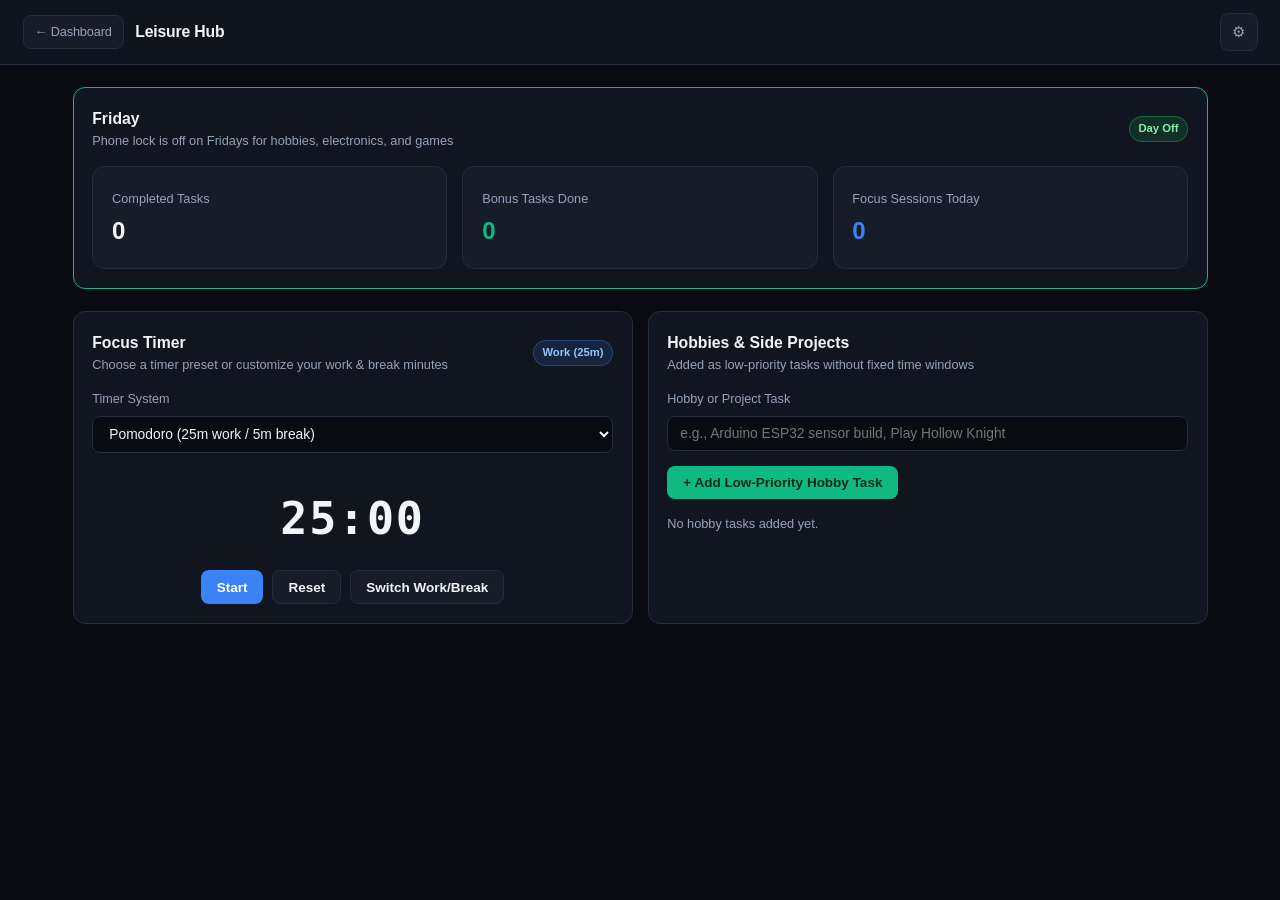
<file: leisure.html>
<!DOCTYPE html>
<html lang="en">
<head>
  <meta charset="UTF-8">
  <meta name="viewport" content="width=device-width, initial-scale=1.0">
  <title>MazenOS — Leisure Hub</title>
  <link rel="stylesheet" href="shared.css">
</head>
<body>
  <header class="os-header">
    <div class="os-brand">
      <a href="index.html" class="os-back-link">&larr; Dashboard</a>
      <span>Leisure Hub</span>
    </div>
    <div class="os-header-meta">
      <a href="settings.html?from=leisure" class="gear-link" title="Settings" aria-label="Settings">&#9881;</a>
    </div>
  </header>

  <main class="os-container">
    <div class="card" style="margin-bottom:1.5rem;border-color:var(--accent-jade);">
      <div class="card-header">
        <div>
          <h1 class="card-title">Friday</h1>
          <p class="card-subtitle">Phone lock is off on Fridays for hobbies, electronics, and games</p>
        </div>
        <span class="badge badge-success" id="fridayProtectionBadge">Day Off</span>
      </div>
      <div class="form-row" style="margin-top:1rem;">
        <div class="card" style="background:var(--bg-elevated);">
          <span class="card-subtitle">Completed Tasks</span>
          <div style="font-size:1.6rem;font-weight:700;margin-top:0.2rem;" id="velocityCompletedCount">0</div>
        </div>
        <div class="card" style="background:var(--bg-elevated);">
          <span class="card-subtitle">Bonus Tasks Done</span>
          <div style="font-size:1.6rem;font-weight:700;margin-top:0.2rem;color:var(--accent-jade);" id="velocityBonusCount">0</div>
        </div>
        <div class="card" style="background:var(--bg-elevated);">
          <span class="card-subtitle">Focus Sessions Today</span>
          <div style="font-size:1.6rem;font-weight:700;margin-top:0.2rem;color:var(--accent-ari);" id="velocityFocusSessions">0</div>
        </div>
      </div>
    </div>

    <div class="form-row">
      <!-- Configurable Focus Timer (Pomodoro & Multiple Systems) -->
      <div class="card">
        <div class="card-header">
          <div>
            <h2 class="card-title">Focus Timer</h2>
            <p class="card-subtitle">Choose a timer preset or customize your work &amp; break minutes</p>
          </div>
          <span class="badge badge-p3" id="leisureTimerPhaseBadge">Work</span>
        </div>

        <div class="form-group">
          <label for="timerPresetSelect">Timer System</label>
          <select id="timerPresetSelect">
            <option value="25,5">Pomodoro (25m work / 5m break)</option>
            <option value="50,10">Extended Pomodoro (50m work / 10m break)</option>
            <option value="52,17">52 / 17 Method (52m work / 17m break)</option>
            <option value="90,20">Deep Work Block (90m work / 20m break)</option>
            <option value="custom">Custom Durations</option>
          </select>
        </div>

        <div class="form-row" id="customTimerInputsRow" style="display:none;">
          <div class="form-group">
            <label for="customWorkMins">Work (Minutes)</label>
            <input type="number" id="customWorkMins" min="1" max="180" value="25">
          </div>
          <div class="form-group">
            <label for="customBreakMins">Break (Minutes)</label>
            <input type="number" id="customBreakMins" min="1" max="60" value="5">
          </div>
        </div>

        <div style="text-align:center;padding:1.1rem 0;">
          <div id="leisureTimerDisplay" style="font-family:var(--font-mono);font-size:3rem;font-weight:700;letter-spacing:0.04em;">25:00</div>
        </div>

        <div style="display:flex;gap:0.6rem;justify-content:center;flex-wrap:wrap;">
          <button type="button" class="btn btn-primary" id="leisureTimerStartBtn">Start</button>
          <button type="button" class="btn btn-secondary" id="leisureTimerResetBtn">Reset</button>
          <button type="button" class="btn btn-secondary" id="leisureTimerSkipBtn">Switch Work/Break</button>
        </div>
      </div>

      <!-- Hobbies as Lower-Priority Tasks (No Time Windows) -->
      <div class="card">
        <div class="card-header">
          <div>
            <h2 class="card-title">Hobbies &amp; Side Projects</h2>
            <p class="card-subtitle">Added as low-priority tasks without fixed time windows</p>
          </div>
        </div>
        <form id="hobbySlotForm">
          <div class="form-group">
            <label for="hobbyTitleInput">Hobby or Project Task</label>
            <input type="text" id="hobbyTitleInput" placeholder="e.g., Arduino ESP32 sensor build, Play Hollow Knight" required>
          </div>
          <button type="submit" class="btn btn-jade">+ Add Low-Priority Hobby Task</button>
        </form>
        <div id="hobbySlotsList" style="margin-top:1rem;"></div>
      </div>
    </div>
  </main>

  <div class="toast-container" id="toastContainer"></div>
  <script type="module" src="leisure.js"></script>
</body>
</html>
</file>
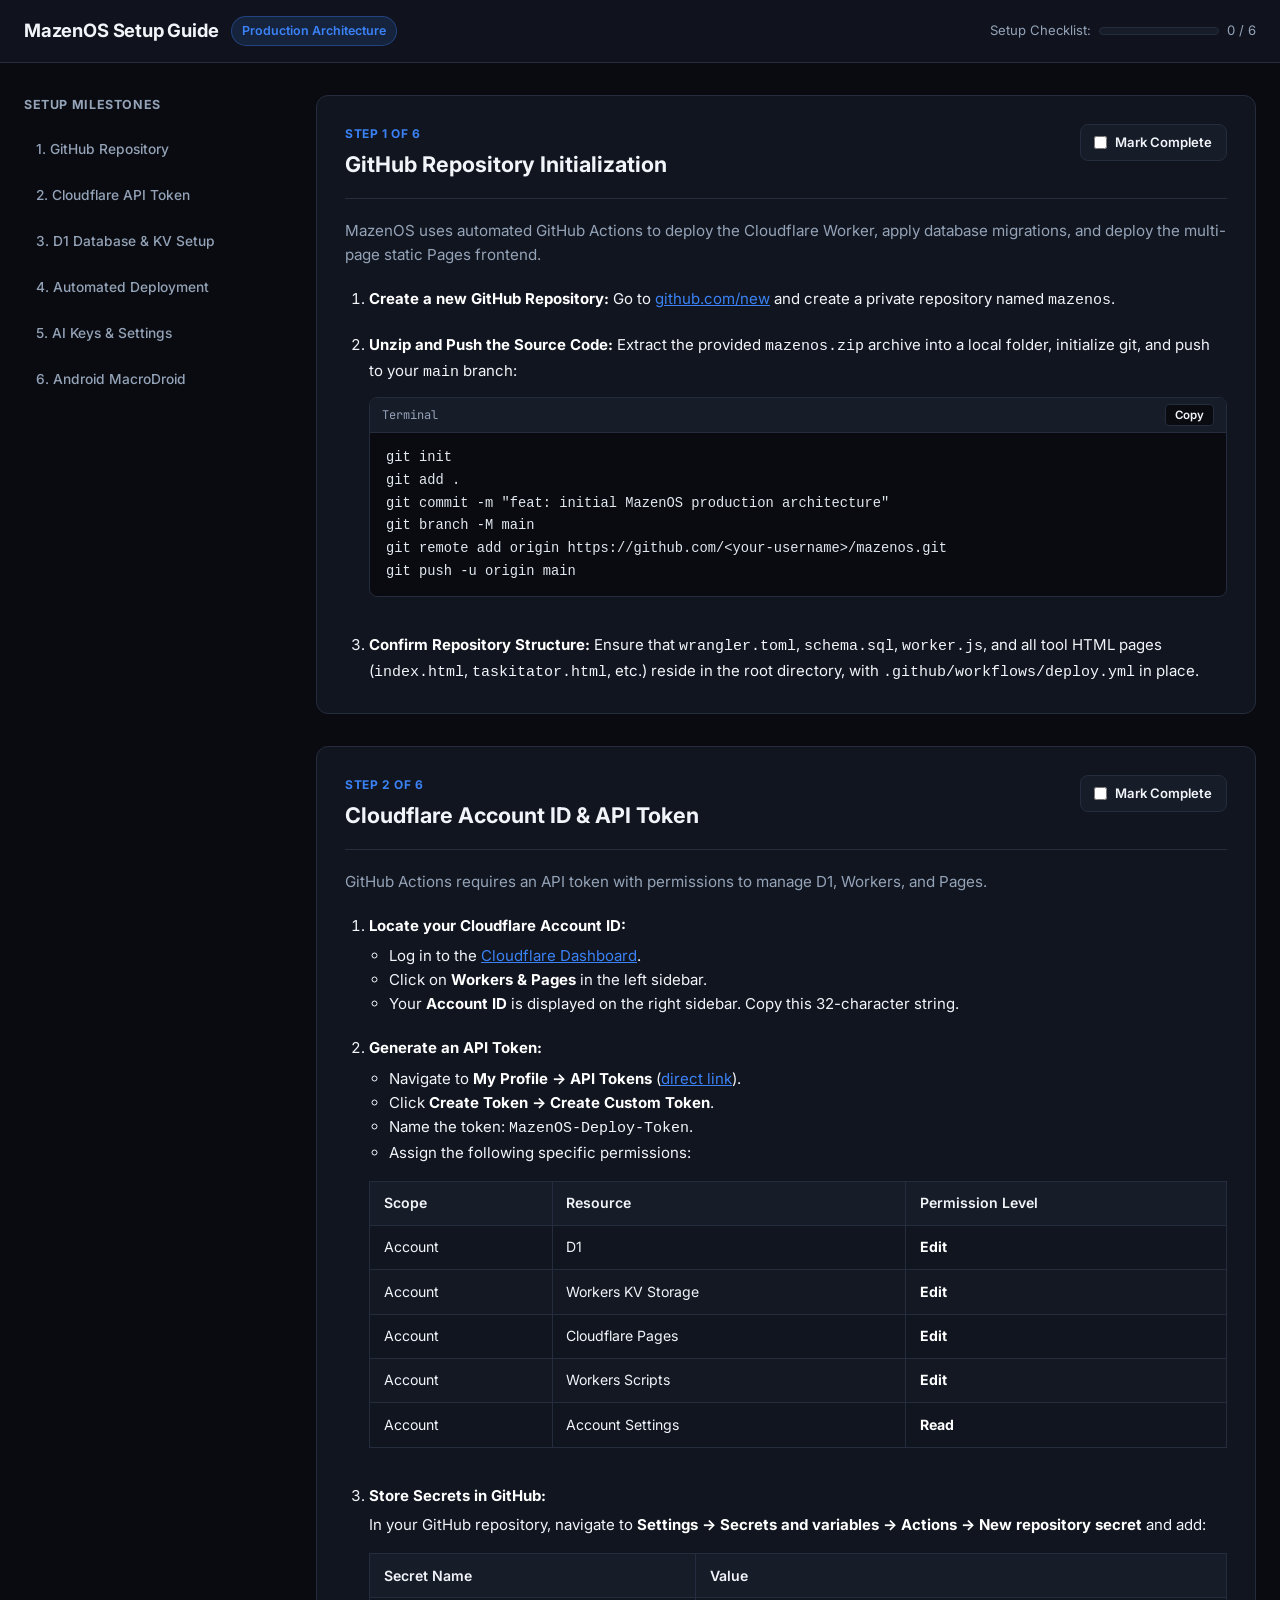
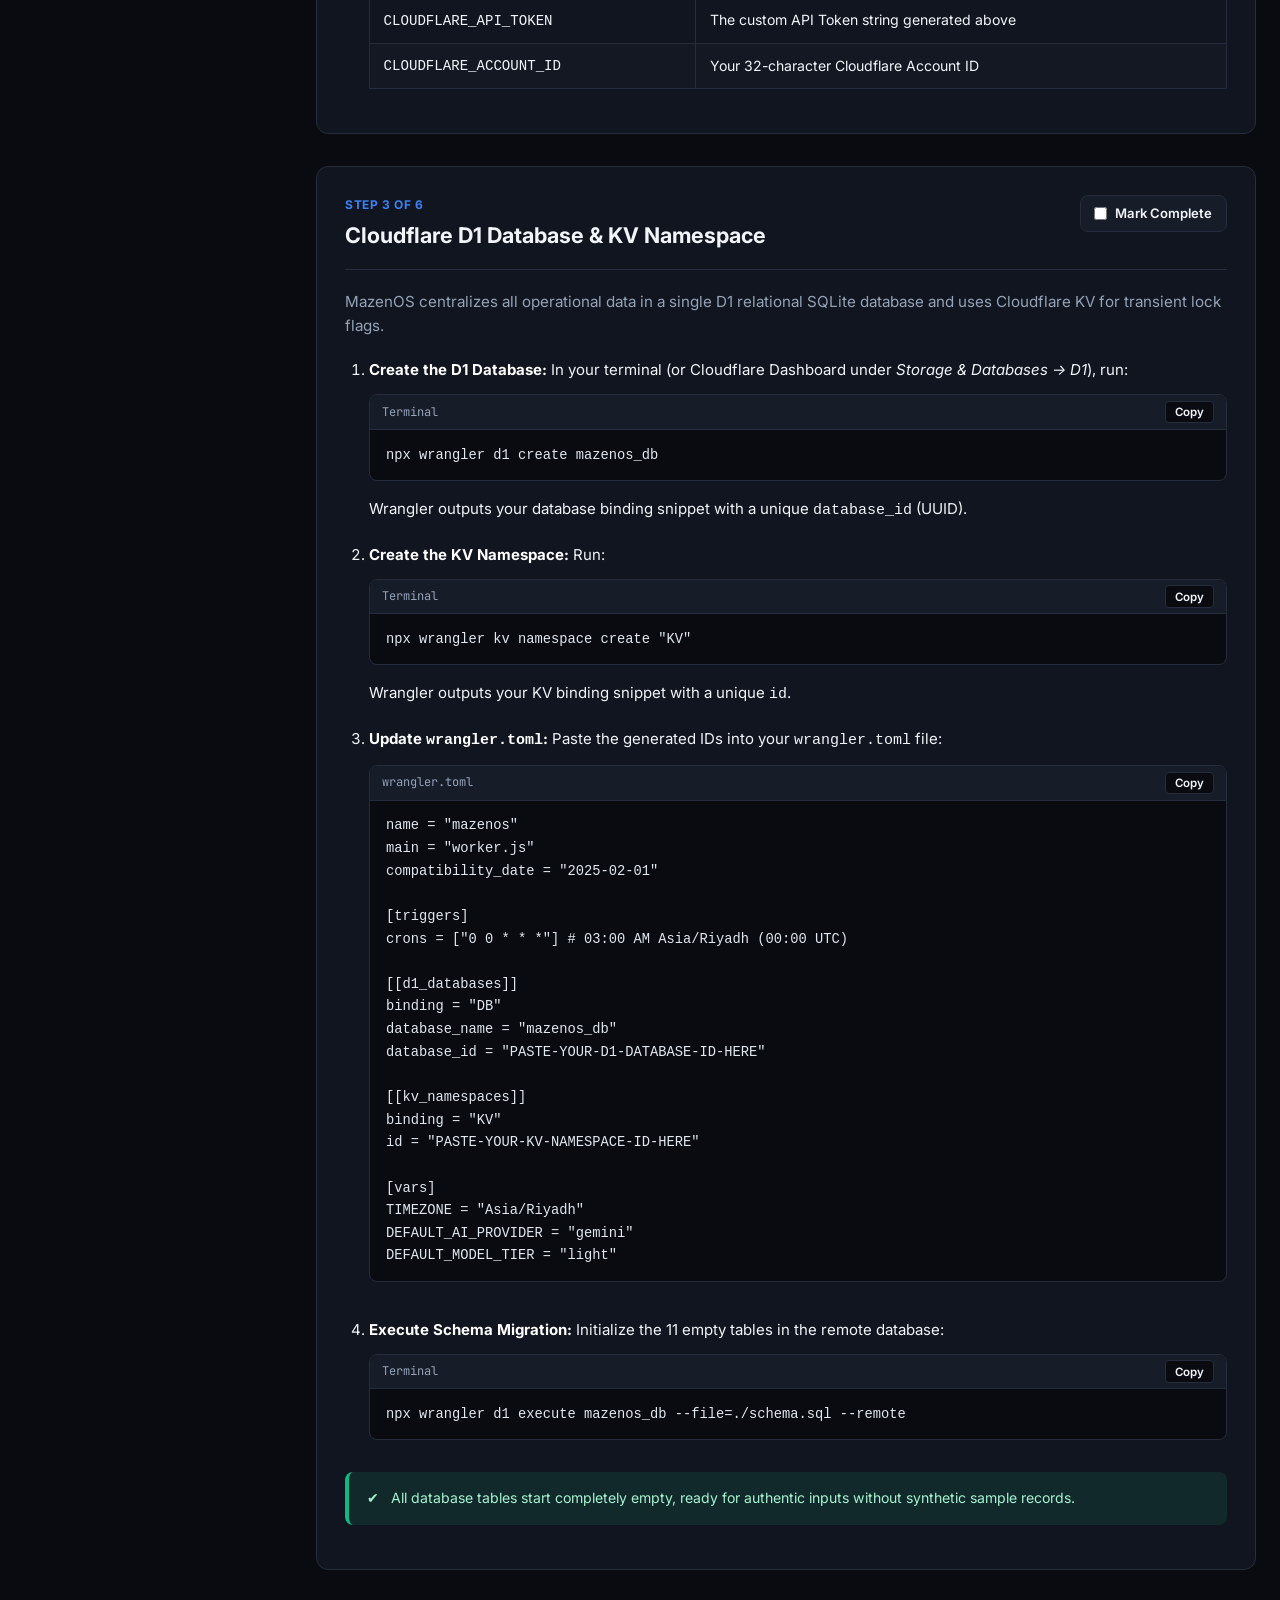
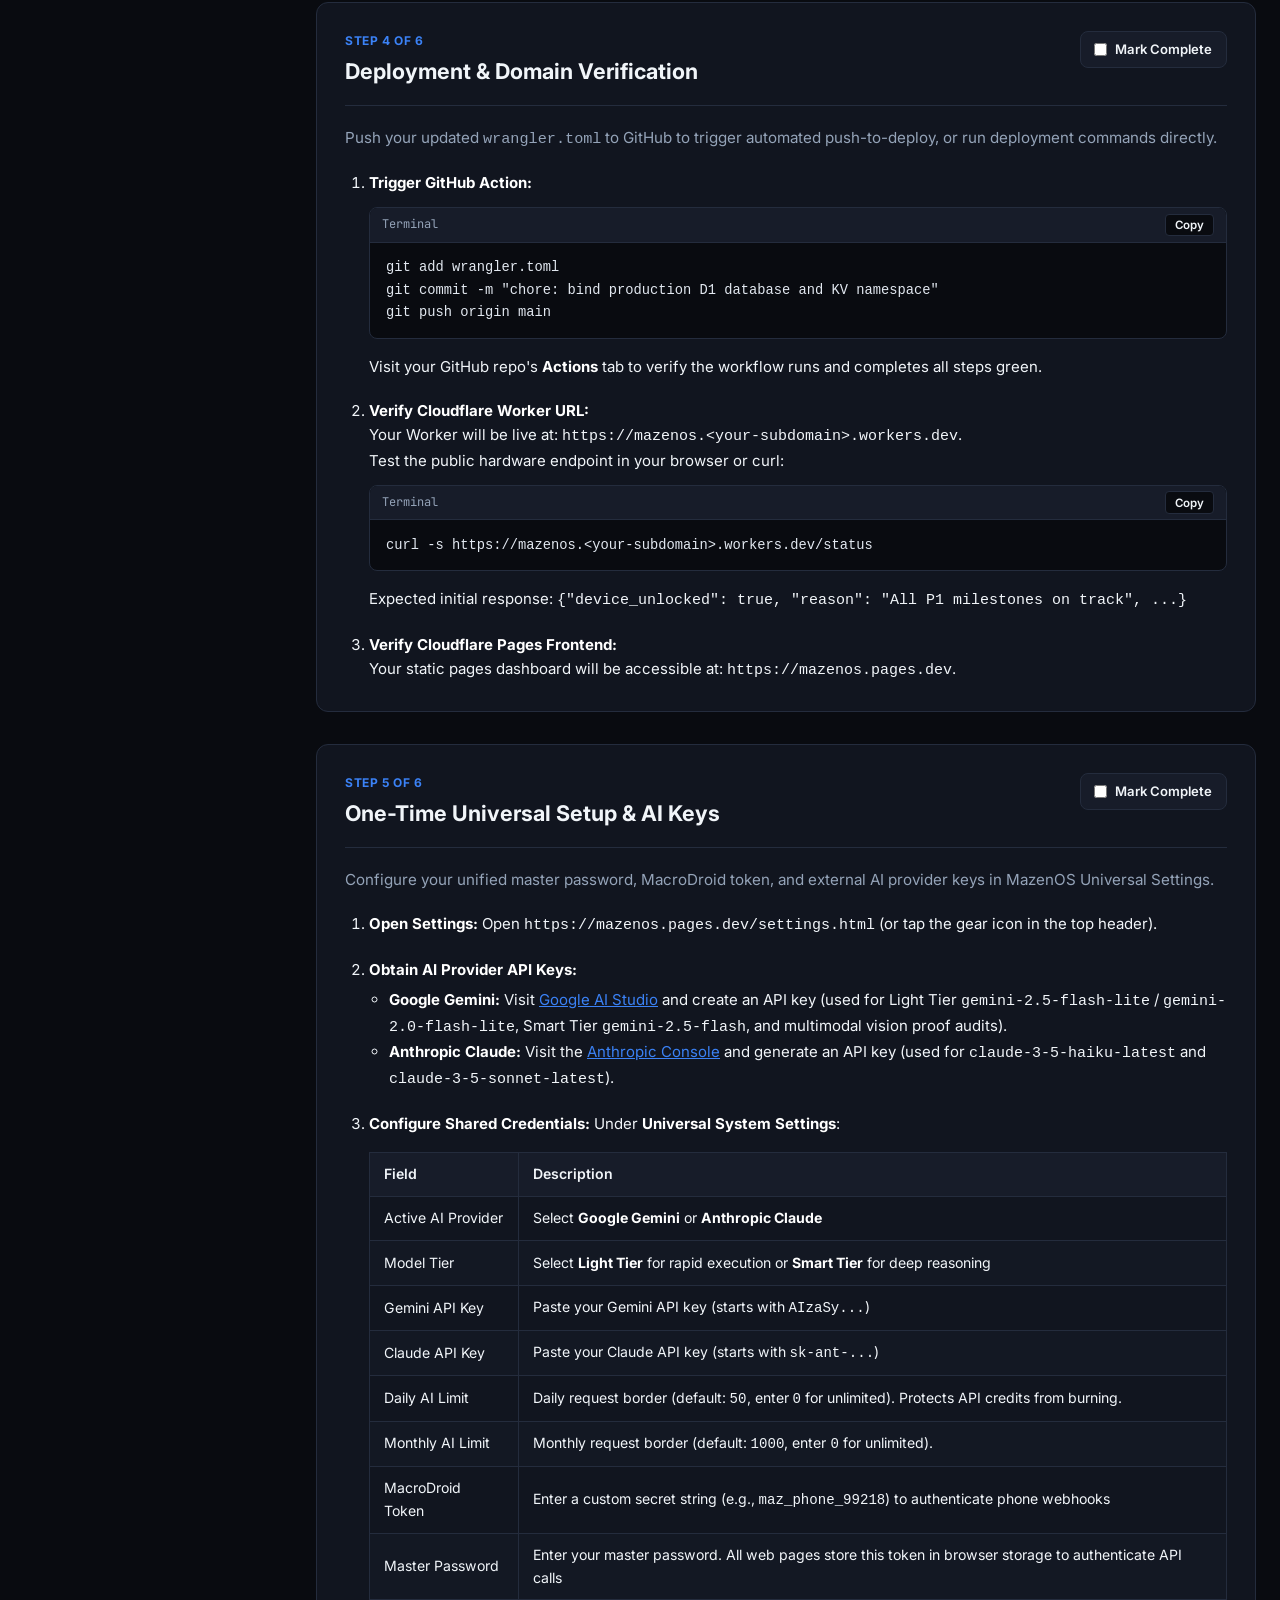
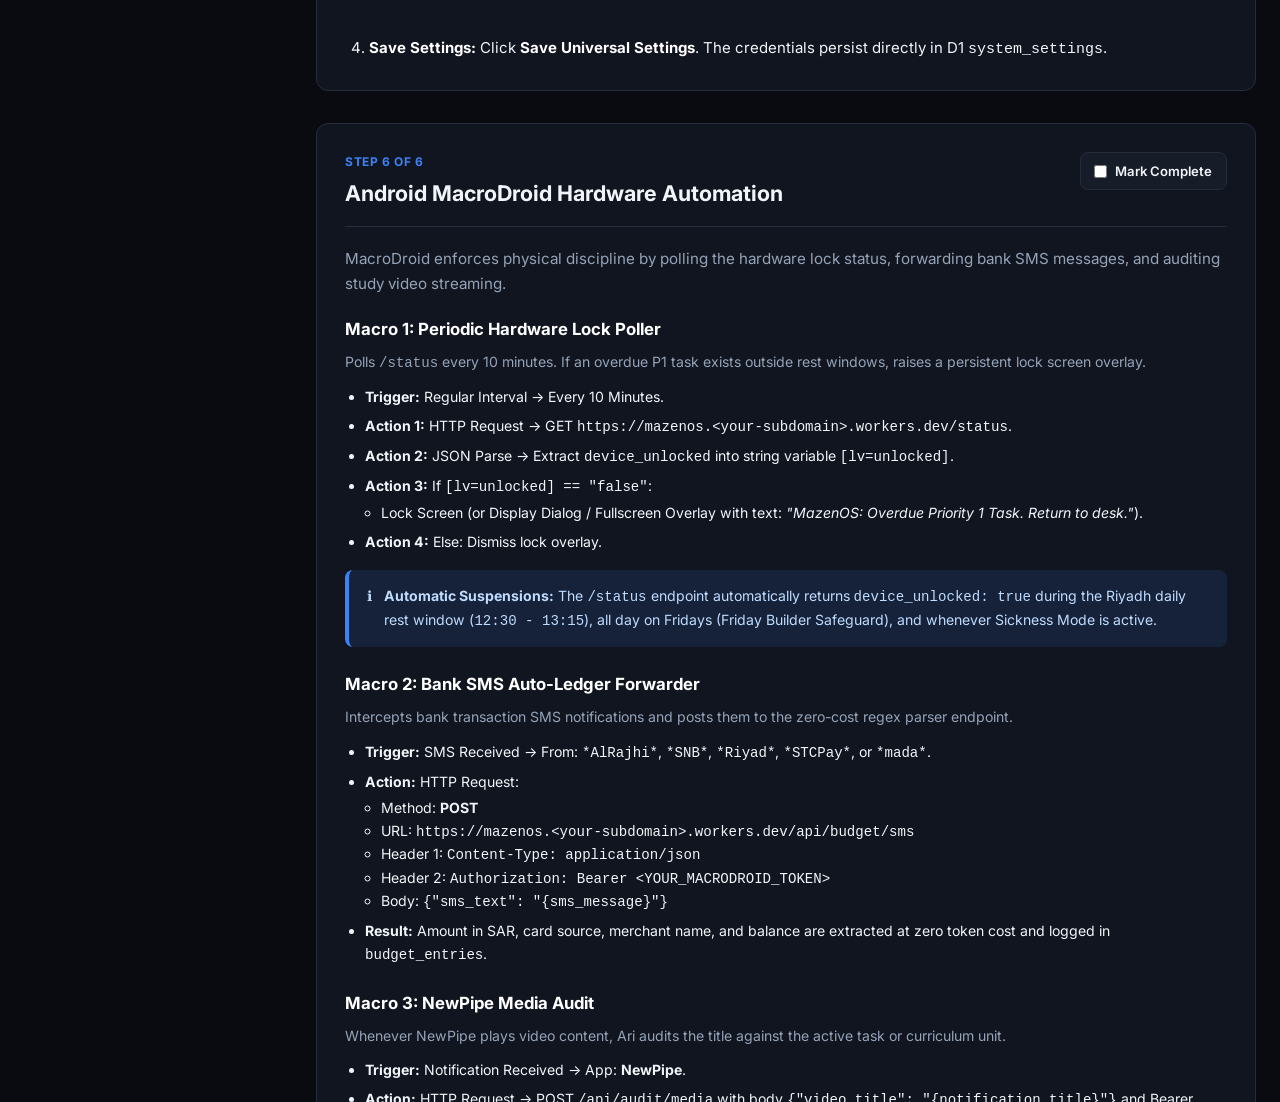
<file: setup_guide.html>
<!DOCTYPE html>
<html lang="en">
<head>
  <meta charset="UTF-8">
  <meta name="viewport" content="width=device-width, initial-scale=1.0">
  <title>MazenOS — Production Deployment & Manual Setup Guide</title>
  <link rel="preconnect" href="https://fonts.googleapis.com">
  <link rel="preconnect" href="https://fonts.gstatic.com" crossorigin>
  <link href="https://fonts.googleapis.com/css2?family=Inter:wght@400;500;600;700&family=JetBrains+Mono:wght@400;500;600&display=swap" rel="stylesheet">
  <style>
    :root {
      --bg-base: #090b10;
      --bg-card: #11151f;
      --bg-elevated: #171c29;
      --bg-hover: #1e2536;
      --border-subtle: #242c3d;
      --border-focus: #3b82f6;
      --text-main: #f1f5f9;
      --text-muted: #94a3b8;
      --accent-blue: #3b82f6;
      --accent-green: #10b981;
      --accent-amber: #f59e0b;
      --accent-red: #ef4444;
      --accent-purple: #a855f7;
      --radius-sm: 8px;
      --radius-md: 12px;
      --radius-lg: 16px;
      --font-sans: 'Inter', -apple-system, BlinkMacSystemFont, sans-serif;
      --font-mono: 'JetBrains Mono', monospace;
    }

    *, *::before, *::after { box-sizing: border-box; margin: 0; padding: 0; }

    body {
      background-color: var(--bg-base);
      color: var(--text-main);
      font-family: var(--font-sans);
      font-size: 15px;
      line-height: 1.6;
      min-height: 100vh;
      display: flex;
      flex-direction: column;
    }

    /* Top Sticky Header */
    header {
      position: sticky;
      top: 0;
      z-index: 50;
      background: rgba(17, 21, 31, 0.94);
      backdrop-filter: blur(12px);
      border-bottom: 1px solid var(--border-subtle);
      padding: 1rem 1.5rem;
      display: flex;
      align-items: center;
      justify-content: space-between;
      gap: 1rem;
    }

    .brand-group {
      display: flex;
      align-items: center;
      gap: 0.75rem;
    }

    .brand-title {
      font-size: 1.15rem;
      font-weight: 700;
      letter-spacing: -0.01em;
      color: var(--text-main);
    }

    .pill-badge {
      font-size: 0.78rem;
      font-weight: 600;
      padding: 0.25rem 0.65rem;
      border-radius: 999px;
      background: rgba(59, 130, 246, 0.15);
      color: var(--accent-blue);
      border: 1px solid rgba(59, 130, 246, 0.35);
    }

    .header-actions {
      display: flex;
      align-items: center;
      gap: 0.75rem;
    }

    .progress-bar-wrap {
      display: flex;
      align-items: center;
      gap: 0.5rem;
      font-size: 0.82rem;
      color: var(--text-muted);
    }

    .progress-track {
      width: 120px;
      height: 8px;
      background: var(--bg-elevated);
      border-radius: 999px;
      overflow: hidden;
      border: 1px solid var(--border-subtle);
    }

    .progress-fill {
      height: 100%;
      width: 0%;
      background: var(--accent-green);
      transition: width 0.3s ease;
    }

    /* Split Guide Layout */
    .guide-layout {
      display: grid;
      grid-template-columns: 260px 1fr;
      gap: 2rem;
      max-width: 1300px;
      margin: 0 auto;
      padding: 2rem 1.5rem;
      flex: 1;
      width: 100%;
    }

    @media (max-width: 900px) {
      .guide-layout { grid-template-columns: 1fr; }
      nav.toc-sidebar { display: none; }
    }

    /* Sidebar Table of Contents */
    nav.toc-sidebar {
      position: sticky;
      top: 5rem;
      height: calc(100vh - 7rem);
      overflow-y: auto;
      display: flex;
      flex-direction: column;
      gap: 0.4rem;
      padding-right: 0.5rem;
    }

    .toc-title {
      font-size: 0.78rem;
      font-weight: 700;
      text-transform: uppercase;
      letter-spacing: 0.05em;
      color: var(--text-muted);
      margin-bottom: 0.5rem;
    }

    .toc-link {
      display: flex;
      align-items: center;
      justify-content: space-between;
      padding: 0.55rem 0.75rem;
      border-radius: var(--radius-sm);
      color: var(--text-muted);
      text-decoration: none;
      font-size: 0.86rem;
      font-weight: 500;
      transition: all 0.15s ease;
      cursor: pointer;
    }

    .toc-link:hover, .toc-link.active {
      background: var(--bg-card);
      color: var(--text-main);
      border-left: 3px solid var(--accent-blue);
    }

    /* Main Content Sections */
    .guide-main {
      display: flex;
      flex-direction: column;
      gap: 2rem;
    }

    .guide-card {
      background: var(--bg-card);
      border: 1px solid var(--border-subtle);
      border-radius: var(--radius-md);
      padding: 1.75rem;
    }

    .section-head {
      display: flex;
      align-items: flex-start;
      justify-content: space-between;
      gap: 1rem;
      margin-bottom: 1.25rem;
      border-bottom: 1px solid var(--border-subtle);
      padding-bottom: 1rem;
    }

    .section-step {
      font-size: 0.75rem;
      font-weight: 700;
      text-transform: uppercase;
      letter-spacing: 0.05em;
      color: var(--accent-blue);
      margin-bottom: 0.25rem;
    }

    .section-title {
      font-size: 1.35rem;
      font-weight: 700;
      color: var(--text-main);
    }

    .checklist-toggle {
      display: flex;
      align-items: center;
      gap: 0.5rem;
      background: var(--bg-elevated);
      padding: 0.45rem 0.85rem;
      border-radius: var(--radius-sm);
      border: 1px solid var(--border-subtle);
      cursor: pointer;
      font-size: 0.82rem;
      font-weight: 600;
      user-select: none;
    }

    .checklist-toggle input { cursor: pointer; }

    p.lead-desc {
      color: var(--text-muted);
      margin-bottom: 1.25rem;
      font-size: 0.95rem;
    }

    ol.step-list {
      display: flex;
      flex-direction: column;
      gap: 1.25rem;
      padding-left: 1.5rem;
    }

    ol.step-list li {
      color: var(--text-main);
      line-height: 1.6;
    }

    ol.step-list strong {
      color: #fff;
    }

    /* Code Blocks with Copy Button */
    .code-container {
      position: relative;
      margin: 0.75rem 0 1rem 0;
      background: var(--bg-base);
      border: 1px solid var(--border-subtle);
      border-radius: var(--radius-sm);
      overflow: hidden;
    }

    .code-bar {
      display: flex;
      align-items: center;
      justify-content: space-between;
      padding: 0.35rem 0.75rem;
      background: var(--bg-elevated);
      border-bottom: 1px solid var(--border-subtle);
      font-size: 0.75rem;
      color: var(--text-muted);
      font-family: var(--font-mono);
    }

    .copy-btn {
      background: var(--bg-base);
      border: 1px solid var(--border-subtle);
      border-radius: 4px;
      color: var(--text-main);
      font-size: 0.72rem;
      font-family: var(--font-sans);
      font-weight: 600;
      padding: 0.2rem 0.55rem;
      cursor: pointer;
      transition: all 0.15s ease;
    }

    .copy-btn:hover {
      border-color: var(--border-focus);
      background: var(--bg-hover);
    }

    pre {
      padding: 0.85rem 1rem;
      overflow-x: auto;
      font-family: var(--font-mono);
      font-size: 0.86rem;
      color: #e2e8f0;
      line-height: 1.5;
    }

    /* Table Component */
    .config-table {
      width: 100%;
      border-collapse: collapse;
      margin: 1rem 0;
      font-size: 0.88rem;
    }

    .config-table th, .config-table td {
      padding: 0.65rem 0.85rem;
      text-align: left;
      border: 1px solid var(--border-subtle);
    }

    .config-table th {
      background: var(--bg-elevated);
      color: var(--text-main);
      font-weight: 600;
    }

    .config-table tr:nth-child(even) {
      background: rgba(23, 28, 41, 0.4);
    }

    /* Callout Note Boxes */
    .callout {
      display: flex;
      gap: 0.75rem;
      padding: 0.95rem 1.15rem;
      border-radius: var(--radius-sm);
      margin: 1rem 0;
      font-size: 0.88rem;
    }

    .callout-info {
      background: rgba(59, 130, 246, 0.12);
      border-left: 4px solid var(--accent-blue);
      color: #bfdbfe;
    }

    .callout-warning {
      background: rgba(245, 158, 11, 0.12);
      border-left: 4px solid var(--accent-amber);
      color: #fde68a;
    }

    .callout-success {
      background: rgba(16, 185, 129, 0.12);
      border-left: 4px solid var(--accent-green);
      color: #a7f3d0;
    }

    /* Toast */
    .toast-box {
      position: fixed;
      bottom: 1.5rem;
      right: 1.5rem;
      background: var(--bg-elevated);
      border: 1px solid var(--accent-blue);
      color: var(--text-main);
      padding: 0.75rem 1.25rem;
      border-radius: var(--radius-sm);
      font-size: 0.88rem;
      box-shadow: 0 10px 25px rgba(0,0,0,0.5);
      display: none;
      z-index: 100;
    }
  </style>
</head>
<body>

  <header>
    <div class="brand-group">
      <span class="brand-title">MazenOS Setup Guide</span>
      <span class="pill-badge">Production Architecture</span>
    </div>
    <div class="header-actions">
      <div class="progress-bar-wrap">
        <span>Setup Checklist:</span>
        <div class="progress-track"><div id="progressFill" class="progress-fill"></div></div>
        <span id="progressText">0 / 6</span>
      </div>
    </div>
  </header>

  <div class="guide-layout">
    <!-- Sidebar Navigation -->
    <nav class="toc-sidebar" aria-label="Table of Contents">
      <div class="toc-title">Setup Milestones</div>
      <a class="toc-link" data-target="sec-github">1. GitHub Repository</a>
      <a class="toc-link" data-target="sec-cloudflare-keys">2. Cloudflare API Token</a>
      <a class="toc-link" data-target="sec-d1-kv">3. D1 Database &amp; KV Setup</a>
      <a class="toc-link" data-target="sec-deploy">4. Automated Deployment</a>
      <a class="toc-link" data-target="sec-ai-keys">5. AI Keys &amp; Settings</a>
      <a class="toc-link" data-target="sec-macrodroid">6. Android MacroDroid</a>
    </nav>

    <!-- Main Guide Content -->
    <main class="guide-main">

      <!-- SECTION 1: GITHUB SETUP -->
      <section class="guide-card" id="sec-github">
        <div class="section-head">
          <div>
            <div class="section-step">Step 1 of 6</div>
            <h2 class="section-title">GitHub Repository Initialization</h2>
          </div>
          <label class="checklist-toggle">
            <input type="checkbox" class="step-check" data-step="1">
            <span>Mark Complete</span>
          </label>
        </div>
        <p class="lead-desc">
          MazenOS uses automated GitHub Actions to deploy the Cloudflare Worker, apply database migrations, and deploy the multi-page static Pages frontend.
        </p>
        <ol class="step-list">
          <li>
            <strong>Create a new GitHub Repository:</strong> Go to <a href="https://github.com/new" target="_blank" rel="noopener" style="color:var(--accent-blue);">github.com/new</a> and create a private repository named <code>mazenos</code>.
          </li>
          <li>
            <strong>Unzip and Push the Source Code:</strong> Extract the provided <code>mazenos.zip</code> archive into a local folder, initialize git, and push to your <code>main</code> branch:
            <div class="code-container">
              <div class="code-bar">
                <span>Terminal</span>
                <button type="button" class="copy-btn">Copy</button>
              </div>
              <pre><code>git init
git add .
git commit -m "feat: initial MazenOS production architecture"
git branch -M main
git remote add origin https://github.com/&lt;your-username&gt;/mazenos.git
git push -u origin main</code></pre>
            </div>
          </li>
          <li>
            <strong>Confirm Repository Structure:</strong> Ensure that <code>wrangler.toml</code>, <code>schema.sql</code>, <code>worker.js</code>, and all tool HTML pages (<code>index.html</code>, <code>taskitator.html</code>, etc.) reside in the root directory, with <code>.github/workflows/deploy.yml</code> in place.
          </li>
        </ol>
      </section>

      <!-- SECTION 2: CLOUDFLARE API & SECRETS -->
      <section class="guide-card" id="sec-cloudflare-keys">
        <div class="section-head">
          <div>
            <div class="section-step">Step 2 of 6</div>
            <h2 class="section-title">Cloudflare Account ID &amp; API Token</h2>
          </div>
          <label class="checklist-toggle">
            <input type="checkbox" class="step-check" data-step="2">
            <span>Mark Complete</span>
          </label>
        </div>
        <p class="lead-desc">
          GitHub Actions requires an API token with permissions to manage D1, Workers, and Pages.
        </p>
        <ol class="step-list">
          <li>
            <strong>Locate your Cloudflare Account ID:</strong>
            <ul style="margin-top:0.4rem;padding-left:1.25rem;">
              <li>Log in to the <a href="https://dash.cloudflare.com/" target="_blank" rel="noopener" style="color:var(--accent-blue);">Cloudflare Dashboard</a>.</li>
              <li>Click on <strong>Workers &amp; Pages</strong> in the left sidebar.</li>
              <li>Your <strong>Account ID</strong> is displayed on the right sidebar. Copy this 32-character string.</li>
            </ul>
          </li>
          <li>
            <strong>Generate an API Token:</strong>
            <ul style="margin-top:0.4rem;padding-left:1.25rem;">
              <li>Navigate to <strong>My Profile &rarr; API Tokens</strong> (<a href="https://dash.cloudflare.com/profile/api-tokens" target="_blank" rel="noopener" style="color:var(--accent-blue);">direct link</a>).</li>
              <li>Click <strong>Create Token &rarr; Create Custom Token</strong>.</li>
              <li>Name the token: <code>MazenOS-Deploy-Token</code>.</li>
              <li>Assign the following specific permissions:</li>
            </ul>
            <table class="config-table">
              <thead>
                <tr>
                  <th>Scope</th>
                  <th>Resource</th>
                  <th>Permission Level</th>
                </tr>
              </thead>
              <tbody>
                <tr>
                  <td>Account</td>
                  <td>D1</td>
                  <td><strong>Edit</strong></td>
                </tr>
                <tr>
                  <td>Account</td>
                  <td>Workers KV Storage</td>
                  <td><strong>Edit</strong></td>
                </tr>
                <tr>
                  <td>Account</td>
                  <td>Cloudflare Pages</td>
                  <td><strong>Edit</strong></td>
                </tr>
                <tr>
                  <td>Account</td>
                  <td>Workers Scripts</td>
                  <td><strong>Edit</strong></td>
                </tr>
                <tr>
                  <td>Account</td>
                  <td>Account Settings</td>
                  <td><strong>Read</strong></td>
                </tr>
              </tbody>
            </table>
          </li>
          <li>
            <strong>Store Secrets in GitHub:</strong>
            <p style="margin-top:0.35rem;">In your GitHub repository, navigate to <strong>Settings &rarr; Secrets and variables &rarr; Actions &rarr; New repository secret</strong> and add:</p>
            <table class="config-table">
              <thead>
                <tr>
                  <th>Secret Name</th>
                  <th>Value</th>
                </tr>
              </thead>
              <tbody>
                <tr>
                  <td><code>CLOUDFLARE_API_TOKEN</code></td>
                  <td>The custom API Token string generated above</td>
                </tr>
                <tr>
                  <td><code>CLOUDFLARE_ACCOUNT_ID</code></td>
                  <td>Your 32-character Cloudflare Account ID</td>
                </tr>
              </tbody>
            </table>
          </li>
        </ol>
      </section>

      <!-- SECTION 3: D1 & KV SETUP -->
      <section class="guide-card" id="sec-d1-kv">
        <div class="section-head">
          <div>
            <div class="section-step">Step 3 of 6</div>
            <h2 class="section-title">Cloudflare D1 Database &amp; KV Namespace</h2>
          </div>
          <label class="checklist-toggle">
            <input type="checkbox" class="step-check" data-step="3">
            <span>Mark Complete</span>
          </label>
        </div>
        <p class="lead-desc">
          MazenOS centralizes all operational data in a single D1 relational SQLite database and uses Cloudflare KV for transient lock flags.
        </p>
        <ol class="step-list">
          <li>
            <strong>Create the D1 Database:</strong> In your terminal (or Cloudflare Dashboard under <em>Storage &amp; Databases &rarr; D1</em>), run:
            <div class="code-container">
              <div class="code-bar">
                <span>Terminal</span>
                <button type="button" class="copy-btn">Copy</button>
              </div>
              <pre><code>npx wrangler d1 create mazenos_db</code></pre>
            </div>
            <p>Wrangler outputs your database binding snippet with a unique <code>database_id</code> (UUID).</p>
          </li>
          <li>
            <strong>Create the KV Namespace:</strong> Run:
            <div class="code-container">
              <div class="code-bar">
                <span>Terminal</span>
                <button type="button" class="copy-btn">Copy</button>
              </div>
              <pre><code>npx wrangler kv namespace create "KV"</code></pre>
            </div>
            <p>Wrangler outputs your KV binding snippet with a unique <code>id</code>.</p>
          </li>
          <li>
            <strong>Update <code>wrangler.toml</code>:</strong> Paste the generated IDs into your <code>wrangler.toml</code> file:
            <div class="code-container">
              <div class="code-bar">
                <span>wrangler.toml</span>
                <button type="button" class="copy-btn">Copy</button>
              </div>
              <pre><code>name = "mazenos"
main = "worker.js"
compatibility_date = "2025-02-01"

[triggers]
crons = ["0 0 * * *"] # 03:00 AM Asia/Riyadh (00:00 UTC)

[[d1_databases]]
binding = "DB"
database_name = "mazenos_db"
database_id = "PASTE-YOUR-D1-DATABASE-ID-HERE"

[[kv_namespaces]]
binding = "KV"
id = "PASTE-YOUR-KV-NAMESPACE-ID-HERE"

[vars]
TIMEZONE = "Asia/Riyadh"
DEFAULT_AI_PROVIDER = "gemini"
DEFAULT_MODEL_TIER = "light"</code></pre>
            </div>
          </li>
          <li>
            <strong>Execute Schema Migration:</strong> Initialize the 11 empty tables in the remote database:
            <div class="code-container">
              <div class="code-bar">
                <span>Terminal</span>
                <button type="button" class="copy-btn">Copy</button>
              </div>
              <pre><code>npx wrangler d1 execute mazenos_db --file=./schema.sql --remote</code></pre>
            </div>
          </li>
        </ol>
        <div class="callout callout-success">
          <span>&#10004;</span>
          <div>All database tables start completely empty, ready for authentic inputs without synthetic sample records.</div>
        </div>
      </section>

      <!-- SECTION 4: DEPLOYMENT VERIFICATION -->
      <section class="guide-card" id="sec-deploy">
        <div class="section-head">
          <div>
            <div class="section-step">Step 4 of 6</div>
            <h2 class="section-title">Deployment &amp; Domain Verification</h2>
          </div>
          <label class="checklist-toggle">
            <input type="checkbox" class="step-check" data-step="4">
            <span>Mark Complete</span>
          </label>
        </div>
        <p class="lead-desc">
          Push your updated <code>wrangler.toml</code> to GitHub to trigger automated push-to-deploy, or run deployment commands directly.
        </p>
        <ol class="step-list">
          <li>
            <strong>Trigger GitHub Action:</strong>
            <div class="code-container">
              <div class="code-bar">
                <span>Terminal</span>
                <button type="button" class="copy-btn">Copy</button>
              </div>
              <pre><code>git add wrangler.toml
git commit -m "chore: bind production D1 database and KV namespace"
git push origin main</code></pre>
            </div>
            <p>Visit your GitHub repo's <strong>Actions</strong> tab to verify the workflow runs and completes all steps green.</p>
          </li>
          <li>
            <strong>Verify Cloudflare Worker URL:</strong>
            <p>Your Worker will be live at: <code>https://mazenos.&lt;your-subdomain&gt;.workers.dev</code>.</p>
            <p>Test the public hardware endpoint in your browser or curl:</p>
            <div class="code-container">
              <div class="code-bar">
                <span>Terminal</span>
                <button type="button" class="copy-btn">Copy</button>
              </div>
              <pre><code>curl -s https://mazenos.&lt;your-subdomain&gt;.workers.dev/status</code></pre>
            </div>
            <p>Expected initial response: <code>{"device_unlocked": true, "reason": "All P1 milestones on track", ...}</code></p>
          </li>
          <li>
            <strong>Verify Cloudflare Pages Frontend:</strong>
            <p>Your static pages dashboard will be accessible at: <code>https://mazenos.pages.dev</code>.</p>
          </li>
        </ol>
      </section>

      <!-- SECTION 5: AI KEYS & SETTINGS -->
      <section class="guide-card" id="sec-ai-keys">
        <div class="section-head">
          <div>
            <div class="section-step">Step 5 of 6</div>
            <h2 class="section-title">One-Time Universal Setup &amp; AI Keys</h2>
          </div>
          <label class="checklist-toggle">
            <input type="checkbox" class="step-check" data-step="5">
            <span>Mark Complete</span>
          </label>
        </div>
        <p class="lead-desc">
          Configure your unified master password, MacroDroid token, and external AI provider keys in MazenOS Universal Settings.
        </p>
        <ol class="step-list">
          <li>
            <strong>Open Settings:</strong> Open <code>https://mazenos.pages.dev/settings.html</code> (or tap the gear icon in the top header).
          </li>
          <li>
            <strong>Obtain AI Provider API Keys:</strong>
            <ul style="margin-top:0.35rem;padding-left:1.25rem;">
              <li><strong>Google Gemini:</strong> Visit <a href="https://aistudio.google.com/app/apikey" target="_blank" rel="noopener" style="color:var(--accent-blue);">Google AI Studio</a> and create an API key (used for Light Tier <code>gemini-2.5-flash-lite</code> / <code>gemini-2.0-flash-lite</code>, Smart Tier <code>gemini-2.5-flash</code>, and multimodal vision proof audits).</li>
              <li><strong>Anthropic Claude:</strong> Visit the <a href="https://console.anthropic.com/settings/keys" target="_blank" rel="noopener" style="color:var(--accent-blue);">Anthropic Console</a> and generate an API key (used for <code>claude-3-5-haiku-latest</code> and <code>claude-3-5-sonnet-latest</code>).</li>
            </ul>
          </li>
          <li>
            <strong>Configure Shared Credentials:</strong> Under <strong>Universal System Settings</strong>:
            <table class="config-table">
              <thead>
                <tr>
                  <th>Field</th>
                  <th>Description</th>
                </tr>
              </thead>
              <tbody>
                <tr>
                  <td>Active AI Provider</td>
                  <td>Select <strong>Google Gemini</strong> or <strong>Anthropic Claude</strong></td>
                </tr>
                <tr>
                  <td>Model Tier</td>
                  <td>Select <strong>Light Tier</strong> for rapid execution or <strong>Smart Tier</strong> for deep reasoning</td>
                </tr>
                <tr>
                  <td>Gemini API Key</td>
                  <td>Paste your Gemini API key (starts with <code>AIzaSy...</code>)</td>
                </tr>
                <tr>
                  <td>Claude API Key</td>
                  <td>Paste your Claude API key (starts with <code>sk-ant-...</code>)</td>
                </tr>
                <tr>
                  <td>Daily AI Limit</td>
                  <td>Daily request border (default: <code>50</code>, enter <code>0</code> for unlimited). Protects API credits from burning.</td>
                </tr>
                <tr>
                  <td>Monthly AI Limit</td>
                  <td>Monthly request border (default: <code>1000</code>, enter <code>0</code> for unlimited).</td>
                </tr>
                <tr>
                  <td>MacroDroid Token</td>
                  <td>Enter a custom secret string (e.g., <code>maz_phone_99218</code>) to authenticate phone webhooks</td>
                </tr>
                <tr>
                  <td>Master Password</td>
                  <td>Enter your master password. All web pages store this token in browser storage to authenticate API calls</td>
                </tr>
              </tbody>
            </table>
          </li>
          <li>
            <strong>Save Settings:</strong> Click <strong>Save Universal Settings</strong>. The credentials persist directly in D1 <code>system_settings</code>.
          </li>
        </ol>
      </section>

      <!-- SECTION 6: ANDROID MACRODROID -->
      <section class="guide-card" id="sec-macrodroid">
        <div class="section-head">
          <div>
            <div class="section-step">Step 6 of 6</div>
            <h2 class="section-title">Android MacroDroid Hardware Automation</h2>
          </div>
          <label class="checklist-toggle">
            <input type="checkbox" class="step-check" data-step="6">
            <span>Mark Complete</span>
          </label>
        </div>
        <p class="lead-desc">
          MacroDroid enforces physical discipline by polling the hardware lock status, forwarding bank SMS messages, and auditing study video streaming.
        </p>

        <h3 style="font-size:1.05rem;color:#fff;margin:1rem 0 0.5rem 0;">Macro 1: Periodic Hardware Lock Poller</h3>
        <p style="color:var(--text-muted);font-size:0.88rem;margin-bottom:0.75rem;">Polls <code>/status</code> every 10 minutes. If an overdue P1 task exists outside rest windows, raises a persistent lock screen overlay.</p>
        <ul style="padding-left:1.25rem;display:flex;flex-direction:column;gap:0.4rem;font-size:0.88rem;">
          <li><strong>Trigger:</strong> Regular Interval &rarr; Every 10 Minutes.</li>
          <li><strong>Action 1:</strong> HTTP Request &rarr; GET <code>https://mazenos.&lt;your-subdomain&gt;.workers.dev/status</code>.</li>
          <li><strong>Action 2:</strong> JSON Parse &rarr; Extract <code>device_unlocked</code> into string variable <code>[lv=unlocked]</code>.</li>
          <li><strong>Action 3:</strong> If <code>[lv=unlocked] == "false"</code>:
            <ul style="padding-left:1rem;margin-top:0.25rem;">
              <li>Lock Screen (or Display Dialog / Fullscreen Overlay with text: <em>"MazenOS: Overdue Priority 1 Task. Return to desk."</em>).</li>
            </ul>
          </li>
          <li><strong>Action 4:</strong> Else: Dismiss lock overlay.</li>
        </ul>

        <div class="callout callout-info" style="margin-top:1rem;">
          <span>&#8505;</span>
          <div><strong>Automatic Suspensions:</strong> The <code>/status</code> endpoint automatically returns <code>device_unlocked: true</code> during the Riyadh daily rest window (<code>12:30 - 13:15</code>), all day on Fridays (Friday Builder Safeguard), and whenever Sickness Mode is active.</div>
        </div>

        <h3 style="font-size:1.05rem;color:#fff;margin:1.5rem 0 0.5rem 0;">Macro 2: Bank SMS Auto-Ledger Forwarder</h3>
        <p style="color:var(--text-muted);font-size:0.88rem;margin-bottom:0.75rem;">Intercepts bank transaction SMS notifications and posts them to the zero-cost regex parser endpoint.</p>
        <ul style="padding-left:1.25rem;display:flex;flex-direction:column;gap:0.4rem;font-size:0.88rem;">
          <li><strong>Trigger:</strong> SMS Received &rarr; From: <code>*AlRajhi*</code>, <code>*SNB*</code>, <code>*Riyad*</code>, <code>*STCPay*</code>, or <code>*mada*</code>.</li>
          <li><strong>Action:</strong> HTTP Request:
            <ul style="padding-left:1rem;margin-top:0.25rem;">
              <li>Method: <strong>POST</strong></li>
              <li>URL: <code>https://mazenos.&lt;your-subdomain&gt;.workers.dev/api/budget/sms</code></li>
              <li>Header 1: <code>Content-Type: application/json</code></li>
              <li>Header 2: <code>Authorization: Bearer &lt;YOUR_MACRODROID_TOKEN&gt;</code></li>
              <li>Body: <code>{"sms_text": "{sms_message}"}</code></li>
            </ul>
          </li>
          <li><strong>Result:</strong> Amount in SAR, card source, merchant name, and balance are extracted at zero token cost and logged in <code>budget_entries</code>.</li>
        </ul>

        <h3 style="font-size:1.05rem;color:#fff;margin:1.5rem 0 0.5rem 0;">Macro 3: NewPipe Media Audit</h3>
        <p style="color:var(--text-muted);font-size:0.88rem;margin-bottom:0.75rem;">Whenever NewPipe plays video content, Ari audits the title against the active task or curriculum unit.</p>
        <ul style="padding-left:1.25rem;display:flex;flex-direction:column;gap:0.4rem;font-size:0.88rem;">
          <li><strong>Trigger:</strong> Notification Received &rarr; App: <strong>NewPipe</strong>.</li>
          <li><strong>Action:</strong> HTTP Request &rarr; POST <code>/api/audit/media</code> with body <code>{"video_title": "{notification_title}"}</code> and Bearer token header.</li>
          <li><strong>Action:</strong> If response <code>allowed == false</code>, send Home button intent and raise warning banner.</li>
        </ul>
      </section>

    </main>
  </div>

  <div id="toastBox" class="toast-box">Copied to clipboard!</div>

  <script>
    (function () {
      // Setup progress tracking
      const checkboxes = document.querySelectorAll('.step-check');
      const progressFill = document.getElementById('progressFill');
      const progressText = document.getElementById('progressText');

      function updateProgress() {
        let done = 0;
        checkboxes.forEach(cb => {
          if (cb.checked) done++;
        });
        const total = checkboxes.length;
        const pct = Math.round((done / total) * 100);
        progressFill.style.width = pct + '%';
        progressText.textContent = done + ' / ' + total;
      }

      checkboxes.forEach(cb => {
        cb.addEventListener('change', updateProgress);
      });

      // Smooth scroll navigation
      document.querySelectorAll('.toc-link').forEach(link => {
        link.addEventListener('click', (e) => {
          e.preventDefault();
          document.querySelectorAll('.toc-link').forEach(l => l.classList.remove('active'));
          link.classList.add('active');
          const target = document.getElementById(link.dataset.target);
          if (target) {
            target.scrollIntoView({ behavior: 'smooth', block: 'start' });
          }
        });
      });

      // Copy-to-clipboard functionality
      const toast = document.getElementById('toastBox');
      function showToast(msg) {
        toast.textContent = msg;
        toast.style.display = 'block';
        setTimeout(() => { toast.style.display = 'none'; }, 2500);
      }

      document.querySelectorAll('.copy-btn').forEach(btn => {
        btn.addEventListener('click', () => {
          const container = btn.closest('.code-container');
          const codeEl = container ? container.querySelector('code') : null;
          if (codeEl) {
            const text = codeEl.innerText;
            if (navigator.clipboard && navigator.clipboard.writeText) {
              navigator.clipboard.writeText(text).then(() => showToast('Copied to clipboard!'));
            } else {
              const ta = document.createElement('textarea');
              ta.value = text;
              document.body.appendChild(ta);
              ta.select();
              document.execCommand('copy');
              document.body.removeChild(ta);
              showToast('Copied to clipboard!');
            }
          }
        });
      });
    })();
  </script>
</body>
</html>
</file>
<file: shared.css>
/* MazenOS Shared Stylesheet (shared.css)
 * High-contrast, clean dark-mode typography, components, and responsive grid layouts.
 */

:root {
  --bg-primary: #090b10;
  --bg-surface: #11151f;
  --bg-elevated: #171c29;
  --bg-hover: #1e2536;
  --border-subtle: #242c3d;
  --border-focus: #4f8cff;
  --text-primary: #f1f5f9;
  --text-secondary: #94a3b8;
  --text-muted: #64748b;
  --accent-ari: #3b82f6;
  --accent-ari-soft: rgba(59, 130, 246, 0.14);
  --accent-jade: #10b981;
  --accent-jade-soft: rgba(16, 185, 129, 0.14);
  --danger: #ef4444;
  --danger-soft: rgba(239, 68, 68, 0.15);
  --warning: #f59e0b;
  --warning-soft: rgba(245, 158, 11, 0.15);
  --success: #22c55e;
  --success-soft: rgba(34, 197, 94, 0.15);
  --purple: #a855f7;
  --radius-sm: 8px;
  --radius-md: 12px;
  --radius-lg: 16px;
  --shadow-lg: 0 16px 40px rgba(0, 0, 0, 0.45);
  --font-sans: 'Inter', -apple-system, BlinkMacSystemFont, 'Segoe UI', Roboto, sans-serif;
  --font-mono: 'JetBrains Mono', ui-monospace, SFMono-Regular, Menlo, monospace;
}

*, *::before, *::after {
  box-sizing: border-box;
  margin: 0;
  padding: 0;
}

html, body {
  background-color: var(--bg-primary);
  color: var(--text-primary);
  font-family: var(--font-sans);
  font-size: 15px;
  line-height: 1.55;
  -webkit-font-smoothing: antialiased;
  min-height: 100vh;
}

a {
  color: inherit;
  text-decoration: none;
}

/* Header & Navigation Bar */
.os-header {
  position: sticky;
  top: 0;
  z-index: 40;
  display: flex;
  align-items: center;
  justify-content: space-between;
  gap: 1rem;
  padding: 0.85rem 1.5rem;
  background: rgba(17, 21, 31, 0.92);
  backdrop-filter: blur(12px);
  border-bottom: 1px solid var(--border-subtle);
}

.os-brand {
  display: flex;
  align-items: center;
  gap: 0.75rem;
  font-weight: 700;
  font-size: 1.05rem;
  letter-spacing: -0.01em;
}

.os-back-link {
  display: inline-flex;
  align-items: center;
  gap: 0.4rem;
  padding: 0.4rem 0.75rem;
  background: var(--bg-elevated);
  border: 1px solid var(--border-subtle);
  border-radius: var(--radius-sm);
  font-size: 0.85rem;
  font-weight: 500;
  color: var(--text-secondary);
  transition: all 0.15s ease;
}

.os-back-link:hover {
  color: var(--text-primary);
  border-color: var(--border-focus);
  background: var(--bg-hover);
}

.os-header-meta {
  display: flex;
  align-items: center;
  gap: 0.85rem;
}

.os-date-pill {
  font-size: 0.85rem;
  color: var(--text-secondary);
  background: var(--bg-elevated);
  padding: 0.35rem 0.75rem;
  border-radius: 999px;
  border: 1px solid var(--border-subtle);
}

.gear-link {
  display: inline-flex;
  align-items: center;
  justify-content: center;
  width: 38px;
  height: 38px;
  border-radius: var(--radius-sm);
  background: var(--bg-elevated);
  border: 1px solid var(--border-subtle);
  color: var(--text-secondary);
  cursor: pointer;
  transition: all 0.15s ease;
}

.gear-link:hover {
  color: var(--text-primary);
  border-color: var(--border-focus);
  background: var(--bg-hover);
}

/* AI Mom Continuous Work Alert Banner */
.hydration-banner {
  display: none;
  align-items: center;
  justify-content: space-between;
  gap: 1rem;
  padding: 0.75rem 1.5rem;
  background: linear-gradient(90deg, rgba(16, 185, 129, 0.18), rgba(59, 130, 246, 0.18));
  border-bottom: 1px solid var(--accent-jade);
  color: var(--text-primary);
  font-size: 0.9rem;
}

.hydration-banner.active {
  display: flex;
}

/* Containers & Layout */
.os-container {
  max-width: 1180px;
  margin: 0 auto;
  padding: 1.5rem;
}

.os-split-layout {
  display: grid;
  grid-template-columns: 240px 1fr;
  gap: 1.5rem;
  max-width: 1240px;
  margin: 0 auto;
  padding: 1.5rem;
}

@media (max-width: 820px) {
  .os-split-layout {
    grid-template-columns: 1fr;
  }
}

/* Cards & Surfaces */
.card {
  background: var(--bg-surface);
  border: 1px solid var(--border-subtle);
  border-radius: var(--radius-md);
  padding: 1.25rem;
}

.card-header {
  display: flex;
  align-items: center;
  justify-content: space-between;
  gap: 0.75rem;
  margin-bottom: 1rem;
}

.card-title {
  font-size: 1.05rem;
  font-weight: 600;
  color: var(--text-primary);
}

.card-subtitle {
  font-size: 0.85rem;
  color: var(--text-secondary);
}

/* Grid Systems */
.tool-grid {
  display: grid;
  grid-template-columns: repeat(auto-fill, minmax(240px, 1fr));
  gap: 1rem;
}

.tool-card {
  display: flex;
  flex-direction: column;
  justify-content: space-between;
  gap: 0.75rem;
  padding: 1.25rem;
  background: var(--bg-surface);
  border: 1px solid var(--border-subtle);
  border-radius: var(--radius-md);
  transition: transform 0.15s ease, border-color 0.15s ease, background 0.15s ease;
  cursor: pointer;
}

.tool-card:hover {
  transform: translateY(-2px);
  border-color: var(--border-focus);
  background: var(--bg-elevated);
}

.tool-card-top {
  display: flex;
  align-items: center;
  justify-content: space-between;
}

.tool-icon {
  width: 40px;
  height: 40px;
  border-radius: var(--radius-sm);
  display: inline-flex;
  align-items: center;
  justify-content: center;
  font-size: 1.2rem;
  background: var(--bg-elevated);
  border: 1px solid var(--border-subtle);
}

/* Buttons */
.btn {
  display: inline-flex;
  align-items: center;
  justify-content: center;
  gap: 0.45rem;
  padding: 0.55rem 1rem;
  border-radius: var(--radius-sm);
  font-size: 0.9rem;
  font-weight: 600;
  border: 1px solid transparent;
  cursor: pointer;
  transition: all 0.15s ease;
  font-family: inherit;
}

.btn-primary {
  background: var(--accent-ari);
  color: #ffffff;
}

.btn-primary:hover {
  background: #2563eb;
}

.btn-jade {
  background: var(--accent-jade);
  color: #052e16;
}

.btn-jade:hover {
  background: #059669;
  color: #ffffff;
}

.btn-secondary {
  background: var(--bg-elevated);
  color: var(--text-primary);
  border-color: var(--border-subtle);
}

.btn-secondary:hover {
  background: var(--bg-hover);
  border-color: var(--border-focus);
}

.btn-danger {
  background: var(--danger-soft);
  color: #fca5a5;
  border-color: rgba(239, 68, 68, 0.35);
}

.btn-danger:hover {
  background: var(--danger);
  color: #ffffff;
}

.btn-sm {
  padding: 0.35rem 0.7rem;
  font-size: 0.8rem;
}

/* Forms & Inputs */
.form-group {
  display: flex;
  flex-direction: column;
  gap: 0.4rem;
  margin-bottom: 1rem;
}

.form-row {
  display: grid;
  grid-template-columns: repeat(auto-fit, minmax(180px, 1fr));
  gap: 1rem;
}

label {
  font-size: 0.84rem;
  font-weight: 500;
  color: var(--text-secondary);
}

input[type="text"],
input[type="number"],
input[type="password"],
input[type="url"],
input[type="date"],
input[type="datetime-local"],
select,
textarea {
  width: 100%;
  padding: 0.6rem 0.8rem;
  background: var(--bg-primary);
  border: 1px solid var(--border-subtle);
  border-radius: var(--radius-sm);
  color: var(--text-primary);
  font-family: inherit;
  font-size: 0.92rem;
  transition: border-color 0.15s ease;
}

input:focus,
select:focus,
textarea:focus {
  outline: none;
  border-color: var(--border-focus);
}

/* Badges & Priority Pills */
.badge {
  display: inline-flex;
  align-items: center;
  gap: 0.3rem;
  padding: 0.2rem 0.55rem;
  border-radius: 999px;
  font-size: 0.75rem;
  font-weight: 600;
}

.badge-p1 { background: var(--danger-soft); color: #fca5a5; border: 1px solid rgba(239, 68, 68, 0.35); }
.badge-p2 { background: var(--warning-soft); color: #fcd34d; border: 1px solid rgba(245, 158, 11, 0.35); }
.badge-p3 { background: var(--accent-ari-soft); color: #93c5fd; border: 1px solid rgba(59, 130, 246, 0.35); }
.badge-p4 { background: rgba(148, 163, 184, 0.12); color: var(--text-secondary); border: 1px solid var(--border-subtle); }
.badge-success { background: var(--success-soft); color: #86efac; border: 1px solid rgba(34, 197, 94, 0.35); }

/* Modals / Popup Sheets */
.modal-backdrop {
  position: fixed;
  inset: 0;
  z-index: 100;
  background: rgba(5, 7, 11, 0.76);
  backdrop-filter: blur(4px);
  display: none;
  align-items: center;
  justify-content: center;
  padding: 1rem;
}

.modal-backdrop.open {
  display: flex;
}

.modal-sheet {
  width: 100%;
  max-width: 560px;
  max-height: 90vh;
  overflow-y: auto;
  background: var(--bg-surface);
  border: 1px solid var(--border-subtle);
  border-radius: var(--radius-lg);
  padding: 1.5rem;
  box-shadow: var(--shadow-lg);
}

/* Empty States */
.empty-state {
  text-align: center;
  padding: 2.5rem 1.25rem;
  color: var(--text-secondary);
  border: 1px dashed var(--border-subtle);
  border-radius: var(--radius-md);
}

.empty-state h3 {
  color: var(--text-primary);
  font-size: 1rem;
  margin-bottom: 0.35rem;
}

/* Toast Notification */
.toast-container {
  position: fixed;
  bottom: 1.25rem;
  right: 1.25rem;
  z-index: 150;
  display: flex;
  flex-direction: column;
  gap: 0.5rem;
}

.toast {
  background: var(--bg-elevated);
  border: 1px solid var(--border-focus);
  color: var(--text-primary);
  padding: 0.7rem 1rem;
  border-radius: var(--radius-sm);
  box-shadow: var(--shadow-lg);
  font-size: 0.88rem;
}


/* Dashboard Responsive Tool Grid: Icons-only on Mobile, Icons + Titles on Tablet/Desktop */
.dashboard-tools-grid {
  display: grid;
  grid-template-columns: repeat(4, 1fr);
  gap: 0.75rem;
}

.dashboard-tool-tile {
  display: flex;
  flex-direction: column;
  align-items: center;
  justify-content: center;
  gap: 0.55rem;
  padding: 0.9rem 0.5rem;
  aspect-ratio: 1 / 1;
  background: var(--bg-surface);
  border: 1px solid var(--border-subtle);
  border-radius: var(--radius-md);
  transition: transform 0.15s ease, border-color 0.15s ease, background 0.15s ease;
  cursor: pointer;
  text-align: center;
  user-select: none;
}

.dashboard-tool-tile:hover {
  transform: translateY(-2px);
  border-color: var(--border-focus);
  background: var(--bg-elevated);
}

.dashboard-tool-tile:active {
  transform: scale(0.96);
}

.dashboard-tool-icon {
  width: 46px;
  height: 46px;
  border-radius: 12px;
  display: inline-flex;
  align-items: center;
  justify-content: center;
  font-size: 1.45rem;
  background: var(--bg-elevated);
  border: 1px solid var(--border-subtle);
  color: var(--text-primary);
  flex-shrink: 0;
}

.dashboard-tool-icon svg {
  width: 24px;
  height: 24px;
  stroke: currentColor;
  stroke-width: 2;
  fill: none;
  stroke-linecap: round;
  stroke-linejoin: round;
}

.dashboard-tool-title {
  display: none;
  font-size: 0.92rem;
  font-weight: 600;
  color: var(--text-primary);
  line-height: 1.25;
}

@media (min-width: 640px) {
  .dashboard-tools-grid {
    grid-template-columns: repeat(auto-fill, minmax(190px, 1fr));
    gap: 1rem;
  }
  .dashboard-tool-tile {
    flex-direction: row;
    justify-content: flex-start;
    aspect-ratio: auto;
    padding: 1rem 1.15rem;
    text-align: left;
    gap: 0.85rem;
  }
  .dashboard-tool-title {
    display: block;
  }
}

.token-box-row {
  display: flex;
  gap: 0.5rem;
  align-items: center;
}

.token-box-row input[readonly] {
  font-family: var(--font-mono);
  font-size: 0.86rem;
  background: var(--bg-elevated);
  color: #93c5fd;
  cursor: text;
}
</file>
